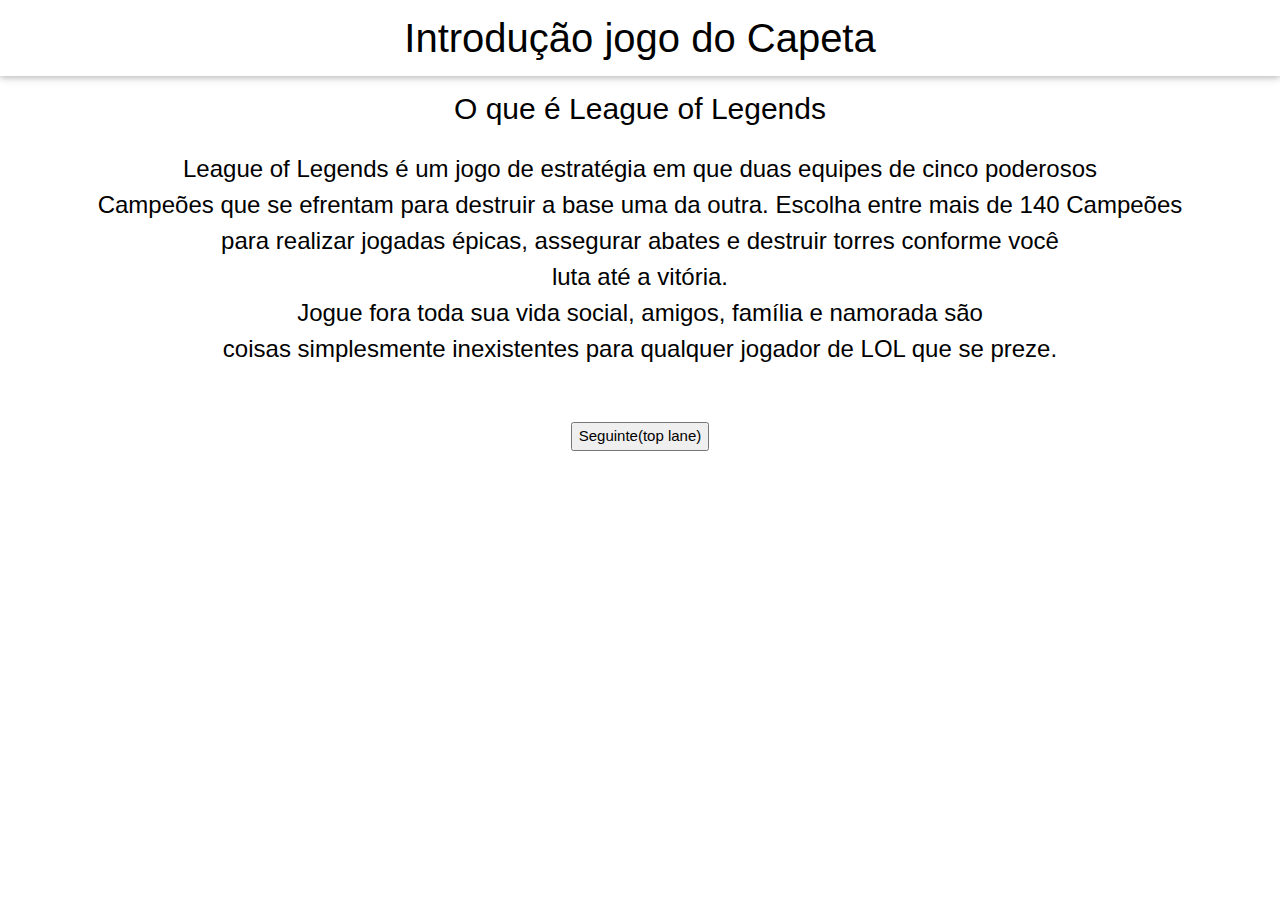
<file: Introdução.html>
<!DOCTYPE html>
<html lang="pt-BR">
<head>
    <meta charset="UTF-8">
    <meta http-equiv="X-UA-Compatible" content="IE=edge">
    <meta name="viewport" content="width=device-width, initial-scale=1.0">
    <link rel="stylesheet" href="style.css">
    <link rel="stylesheet" href="w3.css">
    <title>Introdução</title>
</head>
<body>
    <div class="w3-bar w3-white w3-padding w3-card center sexo">Introdução jogo do Capeta</div>
    <div class="center">
    <h2>O que é League of Legends</h2>
    <h3 class="w3-center">
        League of Legends é um jogo de estratégia em que duas equipes de cinco poderosos<br>
         Campeões que se efrentam para destruir a base uma da outra. Escolha entre mais de 140 Campeões<br> 
         para realizar jogadas épicas, assegurar abates e destruir torres conforme você<br> 
         luta até a vitória.<br>
         Jogue fora toda sua vida social, amigos, família e namorada são<br> 
         coisas simplesmente inexistentes para qualquer jogador de LOL que se preze.
    </h3>
    <br><br>
    <a class="logo" href="Top Lane.html"><button>Seguinte(top lane)</button></a>
</div>
</body>
</html>
</file>
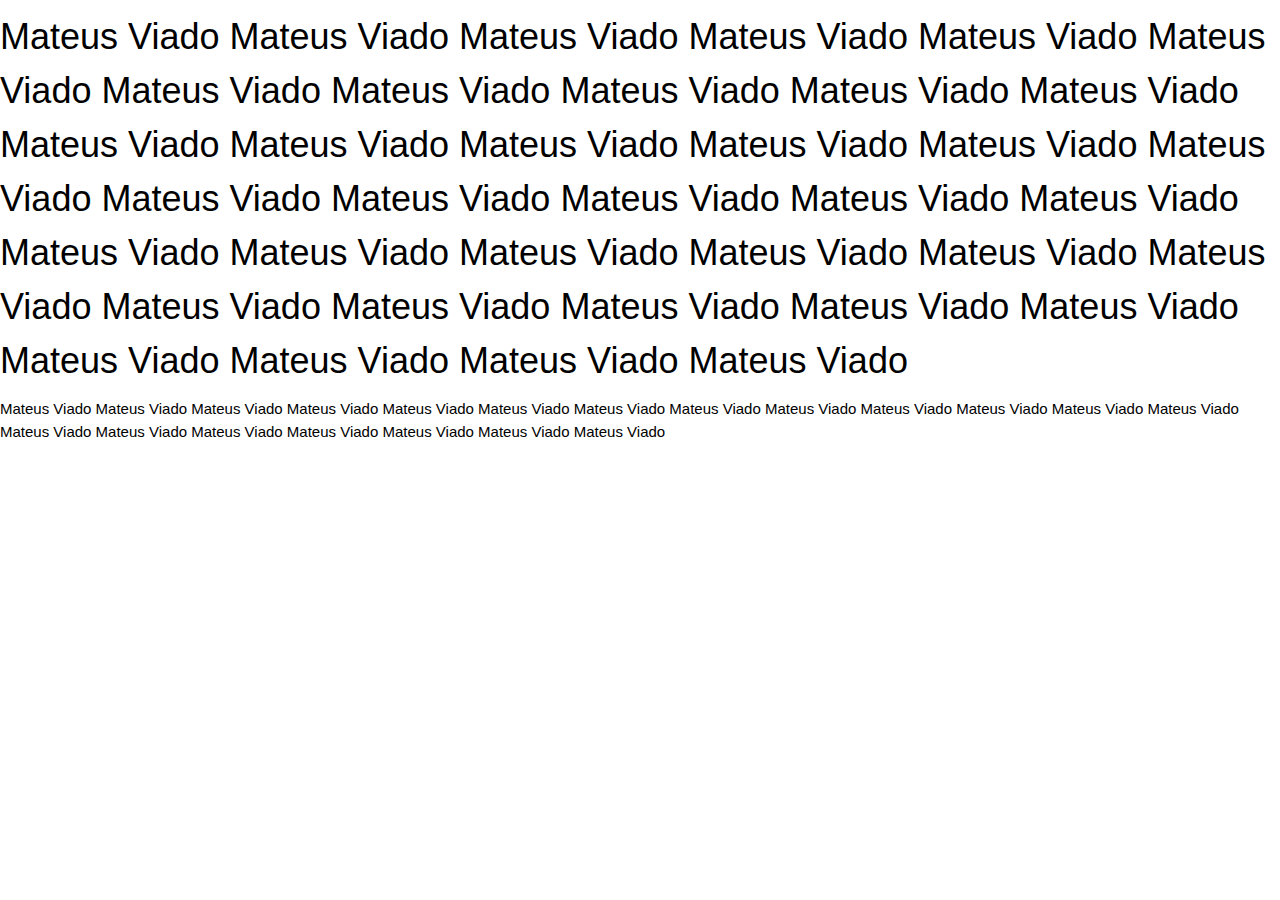
<file: Mid.html>
<!DOCTYPE html>
<html lang="pt-BR">
<head>
    <meta charset="UTF-8">
    <meta http-equiv="X-UA-Compatible" content="IE=edge">
    <meta name="viewport" content="width=device-width, initial-scale=1.0">
    <link rel="stylesheet" href="style.css">
    <link rel="stylesheet" href="w3.css">
    <title>MID</title>
</head>
<body>
    <h1>Mateus Viado Mateus Viado Mateus Viado Mateus Viado Mateus Viado Mateus Viado Mateus Viado Mateus Viado Mateus Viado Mateus Viado
         Mateus Viado Mateus Viado Mateus Viado Mateus Viado Mateus Viado Mateus Viado Mateus Viado Mateus Viado  
         Mateus Viado Mateus Viado Mateus Viado Mateus Viado Mateus Viado Mateus Viado Mateus Viado Mateus Viado Mateus Viado 
         Mateus Viado Mateus Viado Mateus Viado Mateus Viado Mateus Viado Mateus Viado Mateus Viado Mateus Viado Mateus Viado Mateus Viado </h1>
         Mateus Viado Mateus Viado Mateus Viado Mateus Viado Mateus Viado Mateus Viado Mateus Viado Mateus Viado Mateus Viado 
         Mateus Viado Mateus Viado Mateus Viado Mateus Viado Mateus Viado Mateus Viado Mateus Viado Mateus Viado Mateus Viado Mateus Viado Mateus Viado 
         
</body>
</html>
</file>
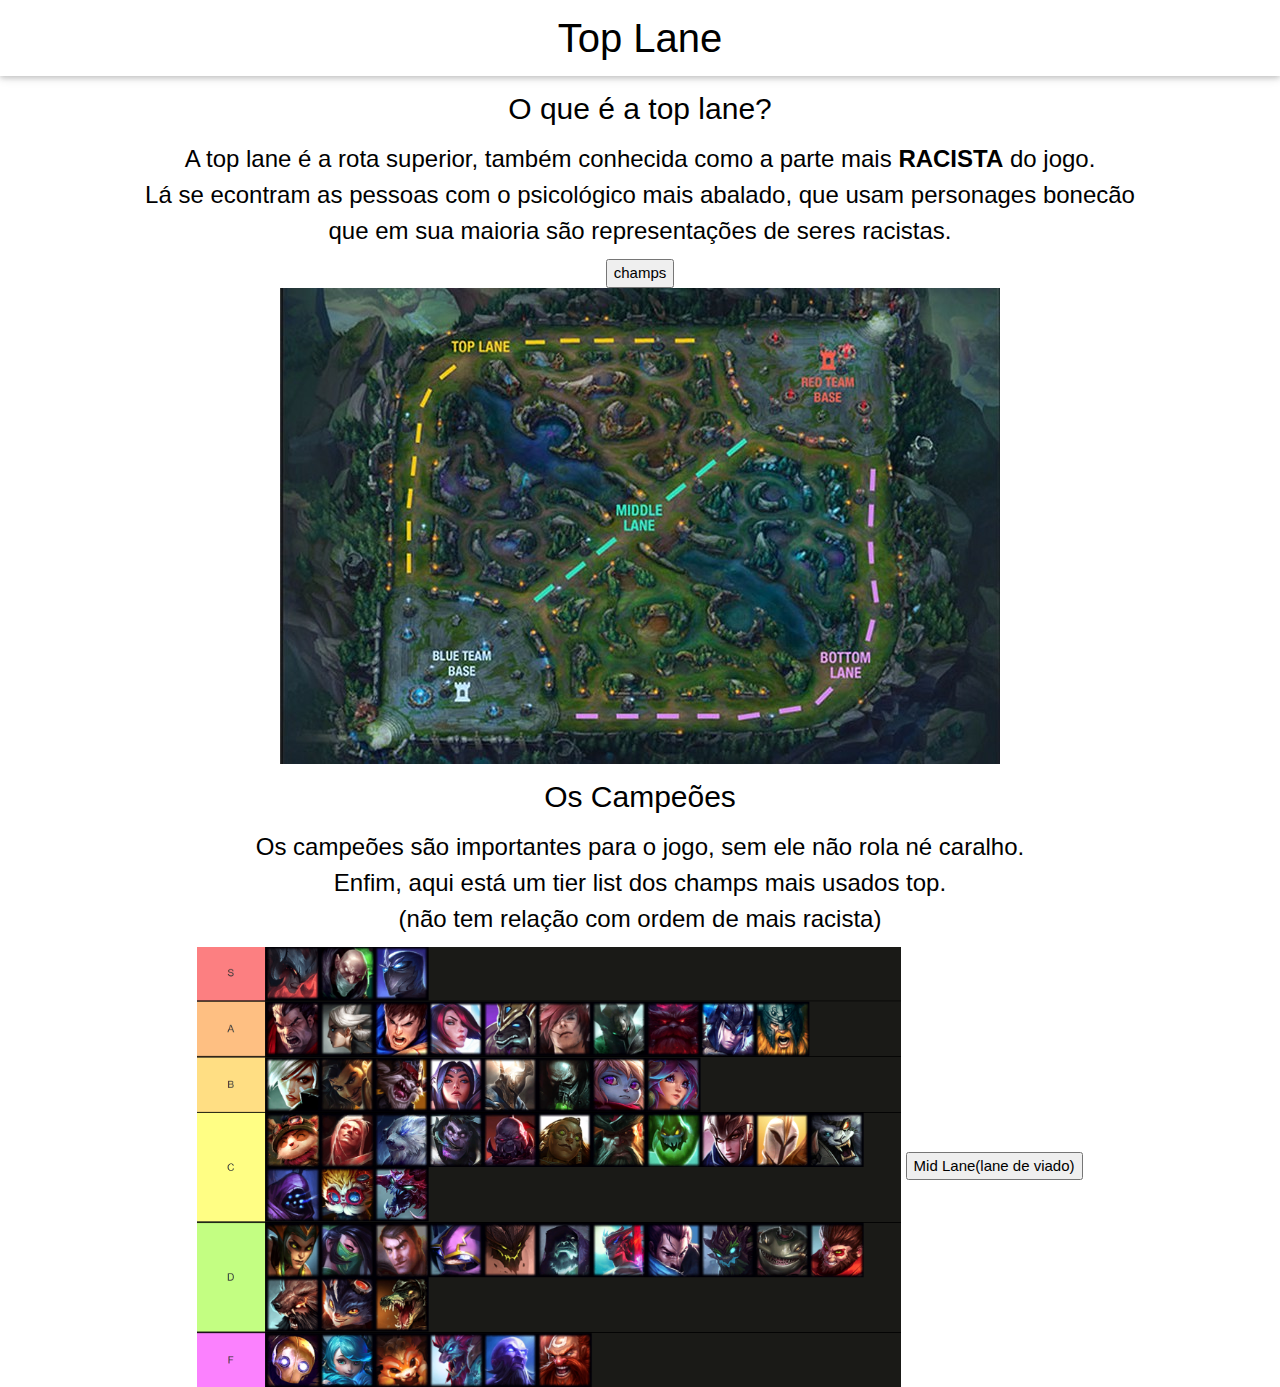
<file: Top Lane.html>
<!DOCTYPE html>
<html lang="en">
<head>
    <meta charset="UTF-8">
    <meta http-equiv="X-UA-Compatible" content="IE=edge">
    <meta name="viewport" content="width=device-width, initial-scale=1.0">
    <link rel="stylesheet" href="style.css">
    <link rel="stylesheet" href="w3.css">
    <title>Top Lane</title>
    <style>
        html{
            scroll-behavior: smooth;
        }
    </style>
</head>
<body>
    <div class="w3-bar w3-white w3-padding w3-card center sexo">Top Lane</div>
    <div class="w3-center">
        <h2>O que é a top lane?</h2>
        <h3>A top lane é a rota superior, também conhecida como a parte
        mais <b>RACISTA</b> do jogo.<br> Lá se econtram as pessoas com o psicológico mais
     abalado, que usam personages bonecão<br> que em sua maioria são representações de seres
    racistas.</h3>
    <section>
    <a href="#champs" class="scroll"><button>champs</button></a>
</section>
    </div>
    <div class="center">
        <img src="mapa racista.jfif" alt="racist lane" class="foto">
    </div>
    <section>
    <div class="w3-center" id="champs">
        <h2>Os Campeões</h2>
        <h3>Os campeões são importantes para o jogo, sem ele não rola né caralho. <br>
            Enfim, aqui está um tier list dos champs mais usados top.<br>
             (não tem relação com ordem de mais racista)</h3>
             <img src="racistas.png"  height="55%" width="55%" alt="racistas" class="foto">
             <a href="Mid.html"><button>Mid Lane(lane de viado)</button></a>
            </div>
</section>
</body>
</html>
</file>
<file: style.css>
.html{
    scroll-behavior: smooth;
}
.title{
    background-color: gray;
    border: 1px solid black;
    border-radius: 40px;
    box-shadow: 7px 7px 10px 0px (50, 50, 50, 0.22);
    
    display: flex;
    flex-direction: column;
    justify-content: center;
    align-items: center;
    font-family:Arial, Helvetica, sans-serif;
    font-size: 34px;
}
.monki{
   justify-content: center;
   align-items: center;
}
.foto{
    size: 40px;
}
.center{
    display: flex;
    flex-direction: column;
    justify-content: center;
    align-items: center;
}
.sexo{
    font-family: Arial, Helvetica, sans-serif;
    font-size: 40px;
}
</file>
